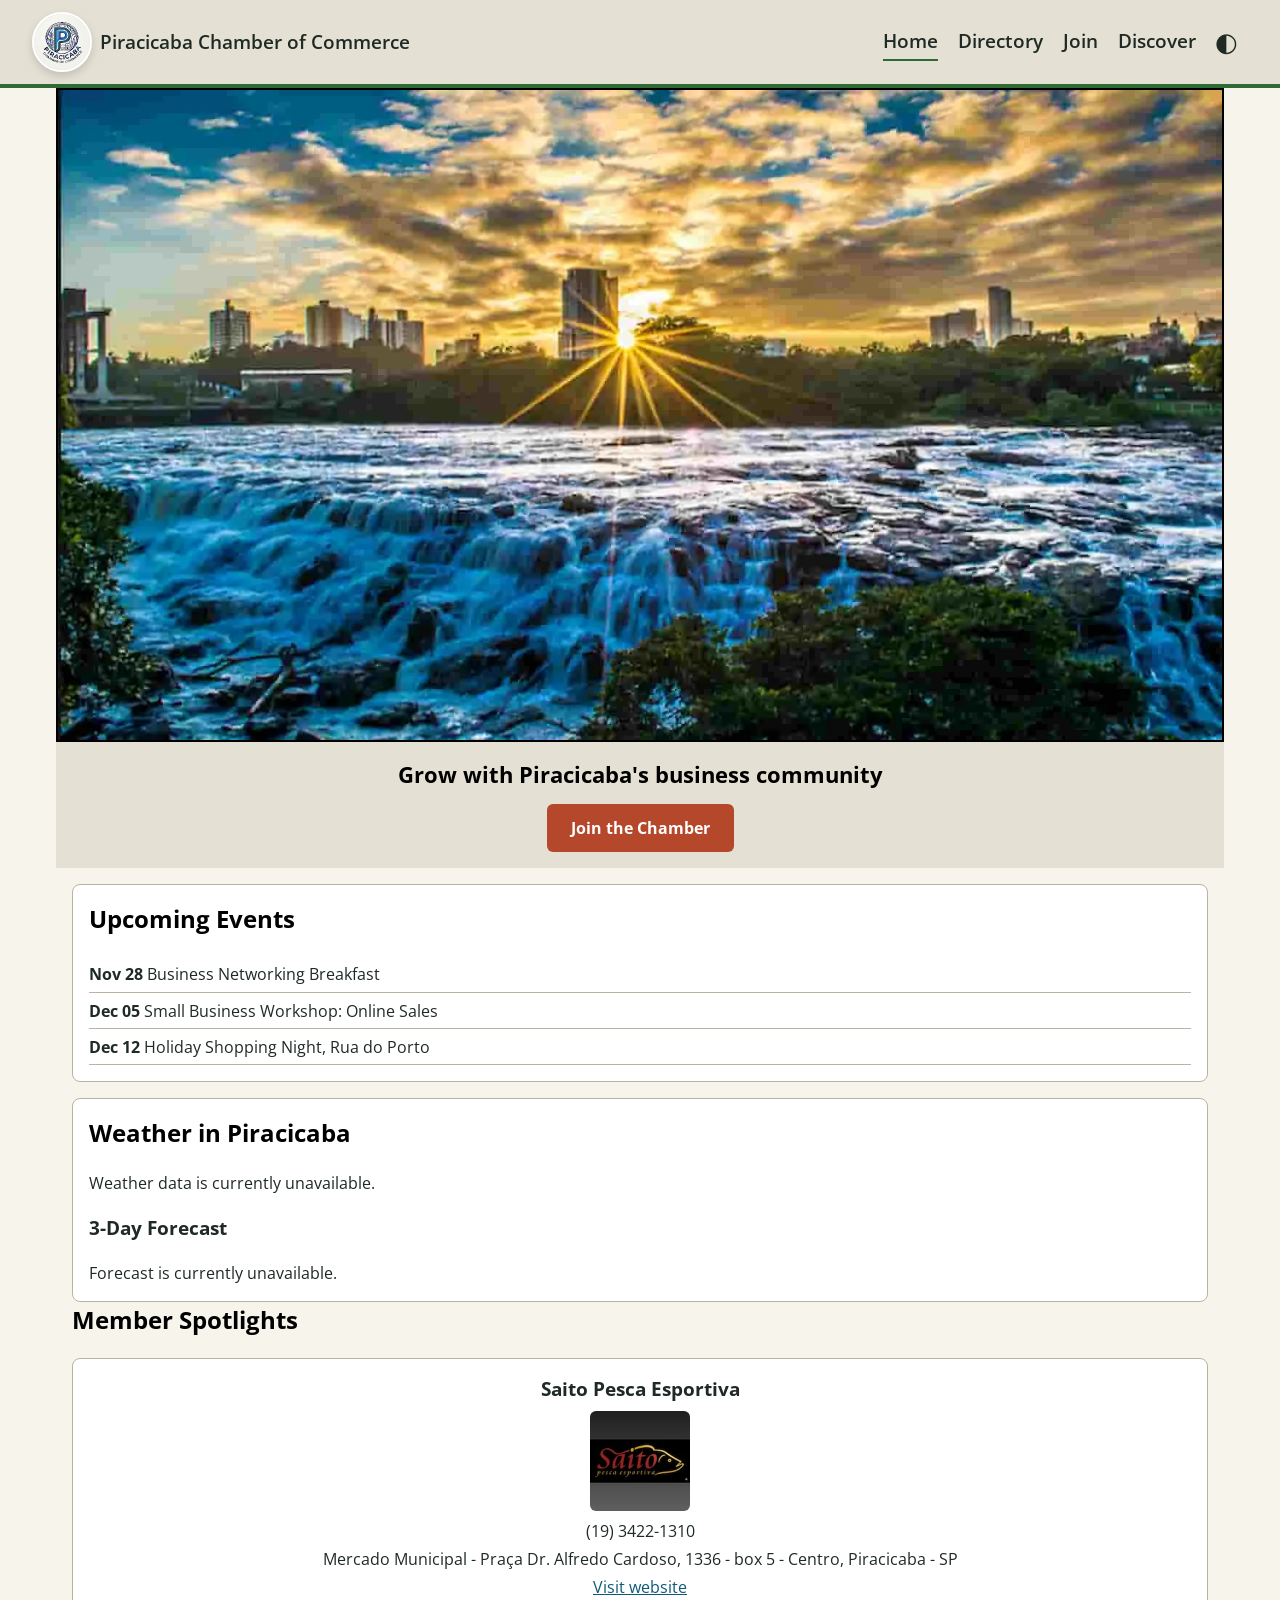
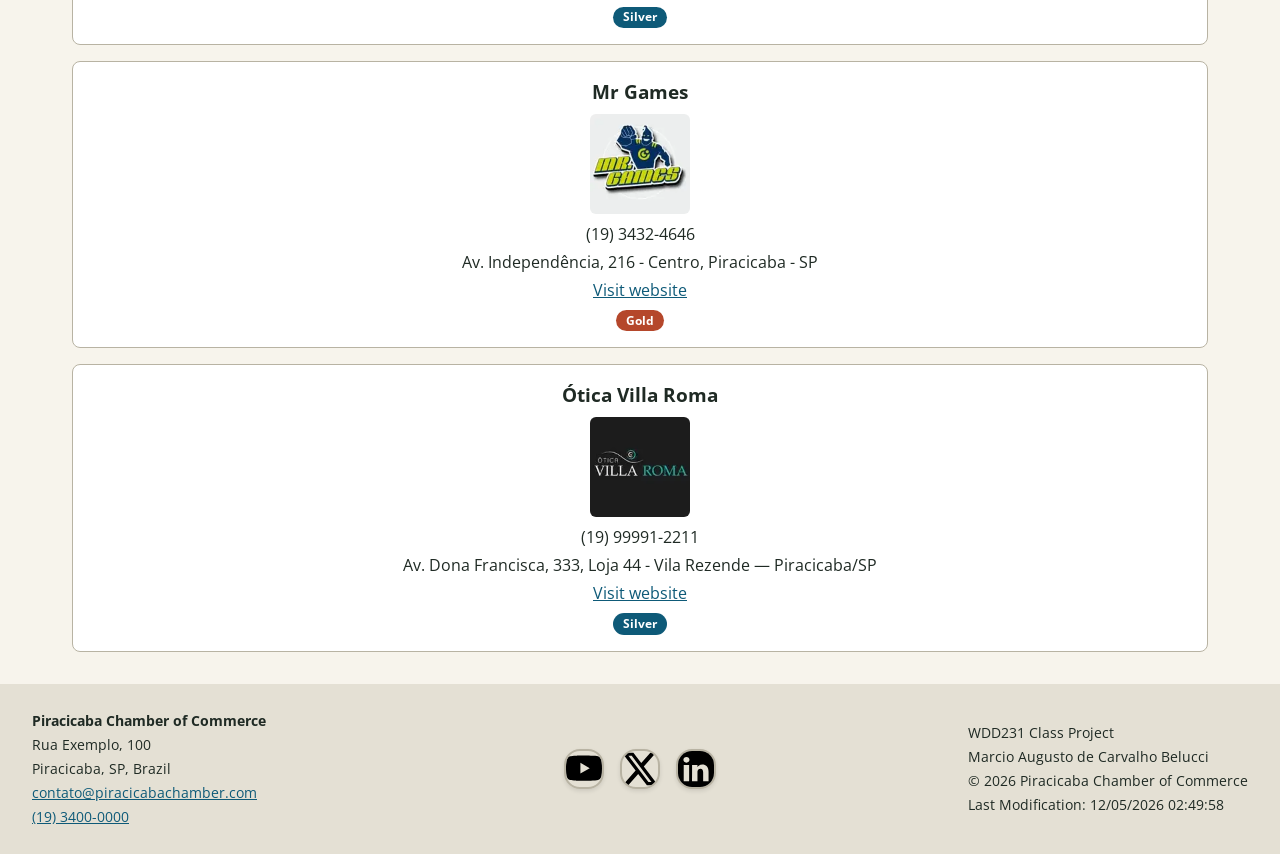
<file: chamber/index.html>
<!DOCTYPE html>
<html lang="en">
<head>
    <meta charset="UTF-8">
    <meta name="viewport" content="width=device-width, initial-scale=1.0">
    <title>Home | Piracicaba Chamber of Commerce</title>
    <meta name="description" content="Welcome to the Piracicaba Chamber of Commerce. Discover member businesses and get involved.">
    <meta name="author" content="Marcio Augusto de Carvalho Belucci">

    <link rel="icon" href="images/favicon.ico">

    <meta property="og:title" content="Home | Piracicaba Chamber of Commerce">
    <meta property="og:description" content="Welcome to the Piracicaba Chamber of Commerce. Discover member businesses and get involved.">
    <meta property="og:image" content="https://marciobelucci.github.io/wdd231/chamber/images/og-image.webp">
    <meta property="og:url" content="https://marciobelucci.github.io/wdd231/chamber/index.html">
    <meta property="og:type" content="website">

    <link rel="preconnect" href="https://fonts.googleapis.com">
    <link rel="preconnect" href="https://fonts.gstatic.com" crossorigin>
    <link href="https://fonts.googleapis.com/css2?family=Open+Sans:wght@400;600;700&display=swap" rel="stylesheet">

    <link rel="stylesheet" href="styles/normalize.css">
    <link rel="stylesheet" href="styles/small.css">
    <link rel="stylesheet" href="styles/larger.css">

    <script src="scripts/navigation.js" defer></script>
    <script src="scripts/date.js" defer></script>
    <script src="scripts/themes.js" defer></script>
    <script src="scripts/weather.js" defer></script>
    <script src="scripts/spotlights.js" defer></script>
</head>
<body>
    <header>
        <a class="brand" href="index.html">
            <img src="images/logo.svg" alt="" width="48" height="48">
            <span>Piracicaba Chamber of Commerce</span>
        </a>

        <button id="theme-toggle" aria-label="Toggle dark mode">&#9680;</button>
        <button id="menu-button" aria-label="Toggle menu" aria-expanded="false">&#9776;</button>

        <nav aria-label="Main">
            <ul id="nav-list">
                <li><a href="index.html" class="active" aria-current="page">Home</a></li>
                <li><a href="directory.html">Directory</a></li>
                <li><a href="join.html">Join</a></li>
                <li><a href="discover.html">Discover</a></li>
            </ul>
        </nav>
    </header>

    <main>
        <section class="hero">
            <img src="images/hero-1600.webp"
                srcset="images/hero-800.webp 800w, images/hero-1600.webp 1600w"
                sizes="100vw"
                alt="Piracicaba riverside at sunset"
                width="1600" height="700"
                fetchpriority="high">
            <div class="hero-text">
                <h1>Grow with Piracicaba's business community</h1>
                <a class="cta" href="join.html">Join the Chamber</a>
            </div>
        </section>

        <div class="home-grid">
            <section class="events card">
            <h2>Upcoming Events</h2>
            <ul>
                <li><strong>Nov 28</strong> Business Networking Breakfast</li>
                <li><strong>Dec 05</strong> Small Business Workshop: Online Sales</li>
                <li><strong>Dec 12</strong> Holiday Shopping Night, Rua do Porto</li>
            </ul>
            </section>

            <section class="weather card" aria-live="polite">
                <h2>Weather in Piracicaba</h2>
                <div id="current-weather">Loading weather...</div>
                <h3>3-Day Forecast</h3>
                <ul id="forecast"></ul>
            </section>
        </div>

        <section class="spotlights">
            <h2>Member Spotlights</h2>
            <div id="spotlight-cards"></div>
        </section>
    </main>

    <footer>
        <div class="contact">
            <p><strong>Piracicaba Chamber of Commerce</strong></p>
            <p>Rua Exemplo, 100</p>
            <p>Piracicaba, SP, Brazil</p>
            <p><a href="mailto:contato@piracicabachamber.com">contato@piracicabachamber.com</a></p>
            <p><a href="tel:+551934000000">(19) 3400-0000</a></p>
        </div>

        <div class="social">
            <a href="https://www.youtube.com/" aria-label="YouTube"><img src="images/youtube.svg" alt="" width="40" height="40"></a>
            <a href="https://x.com/" aria-label="X"><img src="images/twitter-x.svg" alt="" width="40" height="40"></a>
            <a href="https://www.linkedin.com/" aria-label="LinkedIn"><img src="images/linkedin.svg" alt="" width="40" height="40"></a>
        </div>

        <div class="dev-info">
            <p>WDD231 Class Project</p>
            <p>Marcio Augusto de Carvalho Belucci</p>
            <p>&copy; <span id="currentyear"></span> Piracicaba Chamber of Commerce</p>
            <p>Last Modification: <span id="lastModified"></span></p>
        </div>
    </footer>
</body>
</html>
</file>
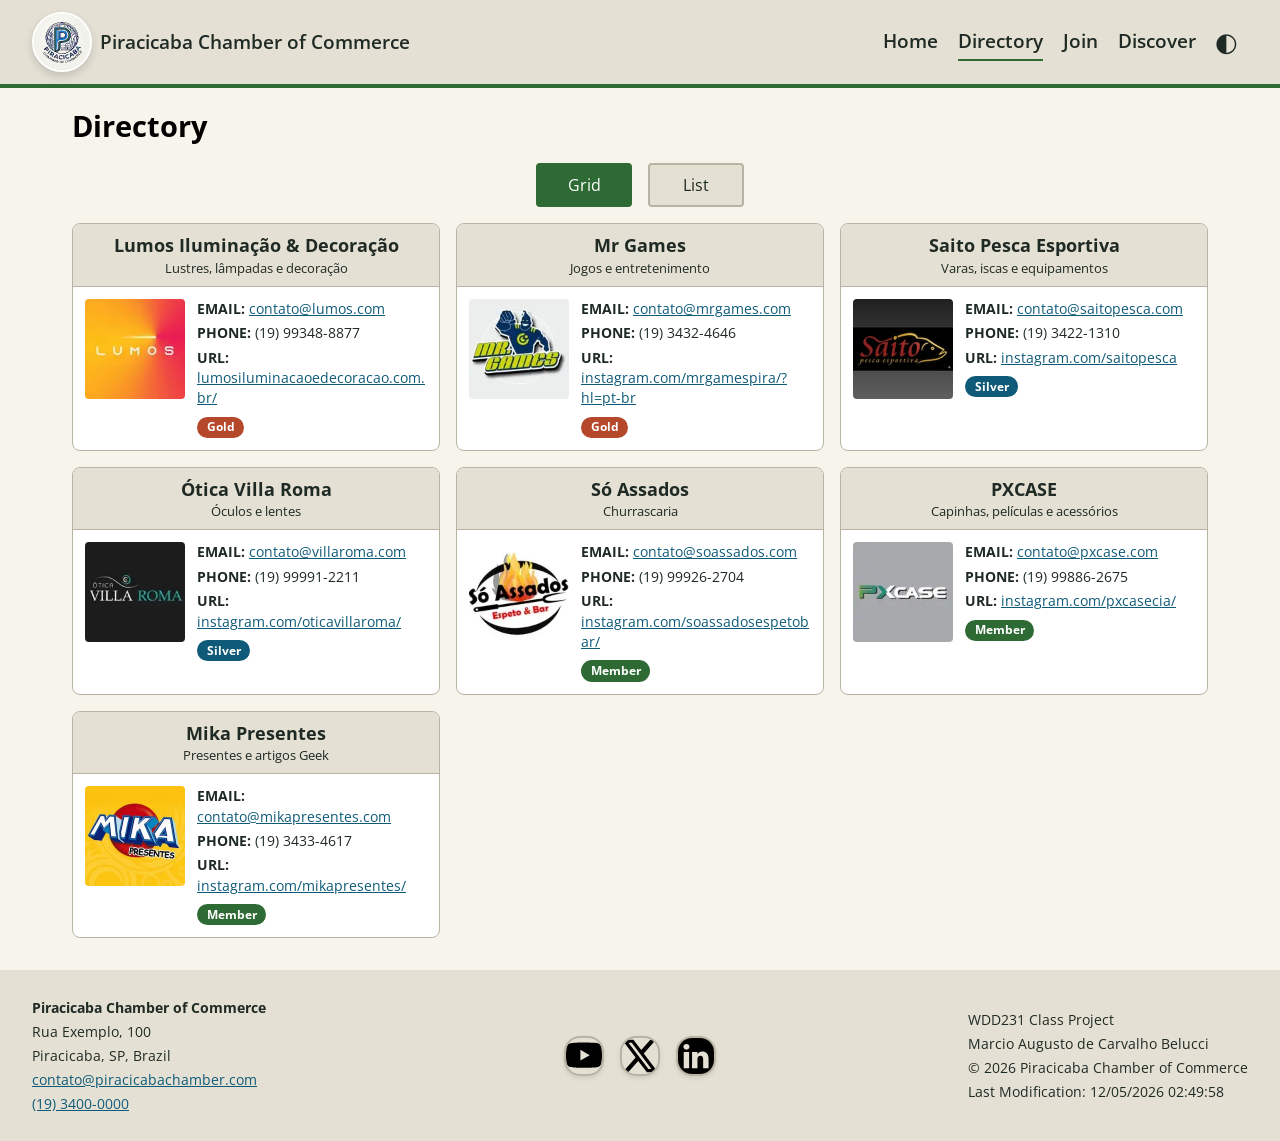
<file: chamber/directory.html>
<!DOCTYPE html>
<html lang="en">
<head>
    <meta charset="UTF-8">
    <meta name="viewport" content="width=device-width, initial-scale=1.0">
    <title>Directory | Piracicaba Chamber of Commerce</title>
    <meta name="description" content="Browse the member businesses of the Piracicaba Chamber of Commerce in grid or list view.">
    <meta name="author" content="Marcio Augusto de Carvalho Belucci">

    <link rel="icon" href="images/favicon.ico">

    <meta property="og:title" content="Directory | Piracicaba Chamber of Commerce">
    <meta property="og:description" content="Browse the member businesses of the Piracicaba Chamber of Commerce.">
    <meta property="og:image" content="https://marciobelucci.github.io/wdd231/chamber/images/og-image.webp">
    <meta property="og:url" content="https://marciobelucci.github.io/wdd231/chamber/directory.html">
    <meta property="og:type" content="website">

    <link rel="preconnect" href="https://fonts.googleapis.com">
    <link rel="preconnect" href="https://fonts.gstatic.com" crossorigin>
    <link href="https://fonts.googleapis.com/css2?family=Open+Sans:wght@400;600;700&display=swap" rel="stylesheet">

    <link rel="stylesheet" href="styles/normalize.css">
    <link rel="stylesheet" href="styles/small.css">
    <link rel="stylesheet" href="styles/larger.css">

    <script src="scripts/navigation.js" defer></script>
    <script src="scripts/date.js" defer></script>
    <script src="scripts/directory.js" defer></script>
    <script src="scripts/themes.js" defer></script>
</head>
<body>
    <header>
        <a class="brand" href="index.html">
            <img src="images/logo.svg" alt="" width="48" height="48">
            <span>Piracicaba Chamber of Commerce</span>
        </a>

        <button id="theme-toggle" aria-label="Toggle dark mode">&#9680;</button>
        <button id="menu-button" aria-label="Toggle menu" aria-expanded="false">&#9776;</button>

        <nav aria-label="Main">
            <ul id="nav-list">
                <li><a href="index.html">Home</a></li>
                <li><a href="directory.html" class="active" aria-current="page">Directory</a></li>
                <li><a href="join.html">Join</a></li>
                <li><a href="discover.html">Discover</a></li>
            </ul>
        </nav>
    </header>

    <main>
        <h1>Directory</h1>

        <div class="view-toggle">
            <button id="grid" class="active" aria-pressed="true">Grid</button>
            <button id="list" aria-pressed="false">List</button>
        </div>

        <div id="members" class="grid" aria-live="polite"></div>
    </main>

    <footer>
        <div class="contact">
            <p><strong>Piracicaba Chamber of Commerce</strong></p>
            <p>Rua Exemplo, 100</p>
            <p>Piracicaba, SP, Brazil</p>
            <p><a href="mailto:contato@piracicabachamber.com">contato@piracicabachamber.com</a></p>
            <p><a href="tel:+551934000000">(19) 3400-0000</a></p>
        </div>

        <div class="social">
            <a href="https://www.youtube.com/" aria-label="YouTube"><img src="images/youtube.svg" alt="" width="40" height="40"></a>
            <a href="https://x.com/" aria-label="X"><img src="images/twitter-x.svg" alt="" width="40" height="40"></a>
            <a href="https://www.linkedin.com/" aria-label="LinkedIn"><img src="images/linkedin.svg" alt="" width="40" height="40"></a>
        </div>

        <div class="dev-info">
            <p>WDD231 Class Project</p>
            <p>Marcio Augusto de Carvalho Belucci</p>
            <p>&copy; <span id="currentyear"></span> Piracicaba Chamber of Commerce</p>
            <p>Last Modification: <span id="lastModified"></span></p>
        </div>
    </footer>
</body>
</html>
</file>
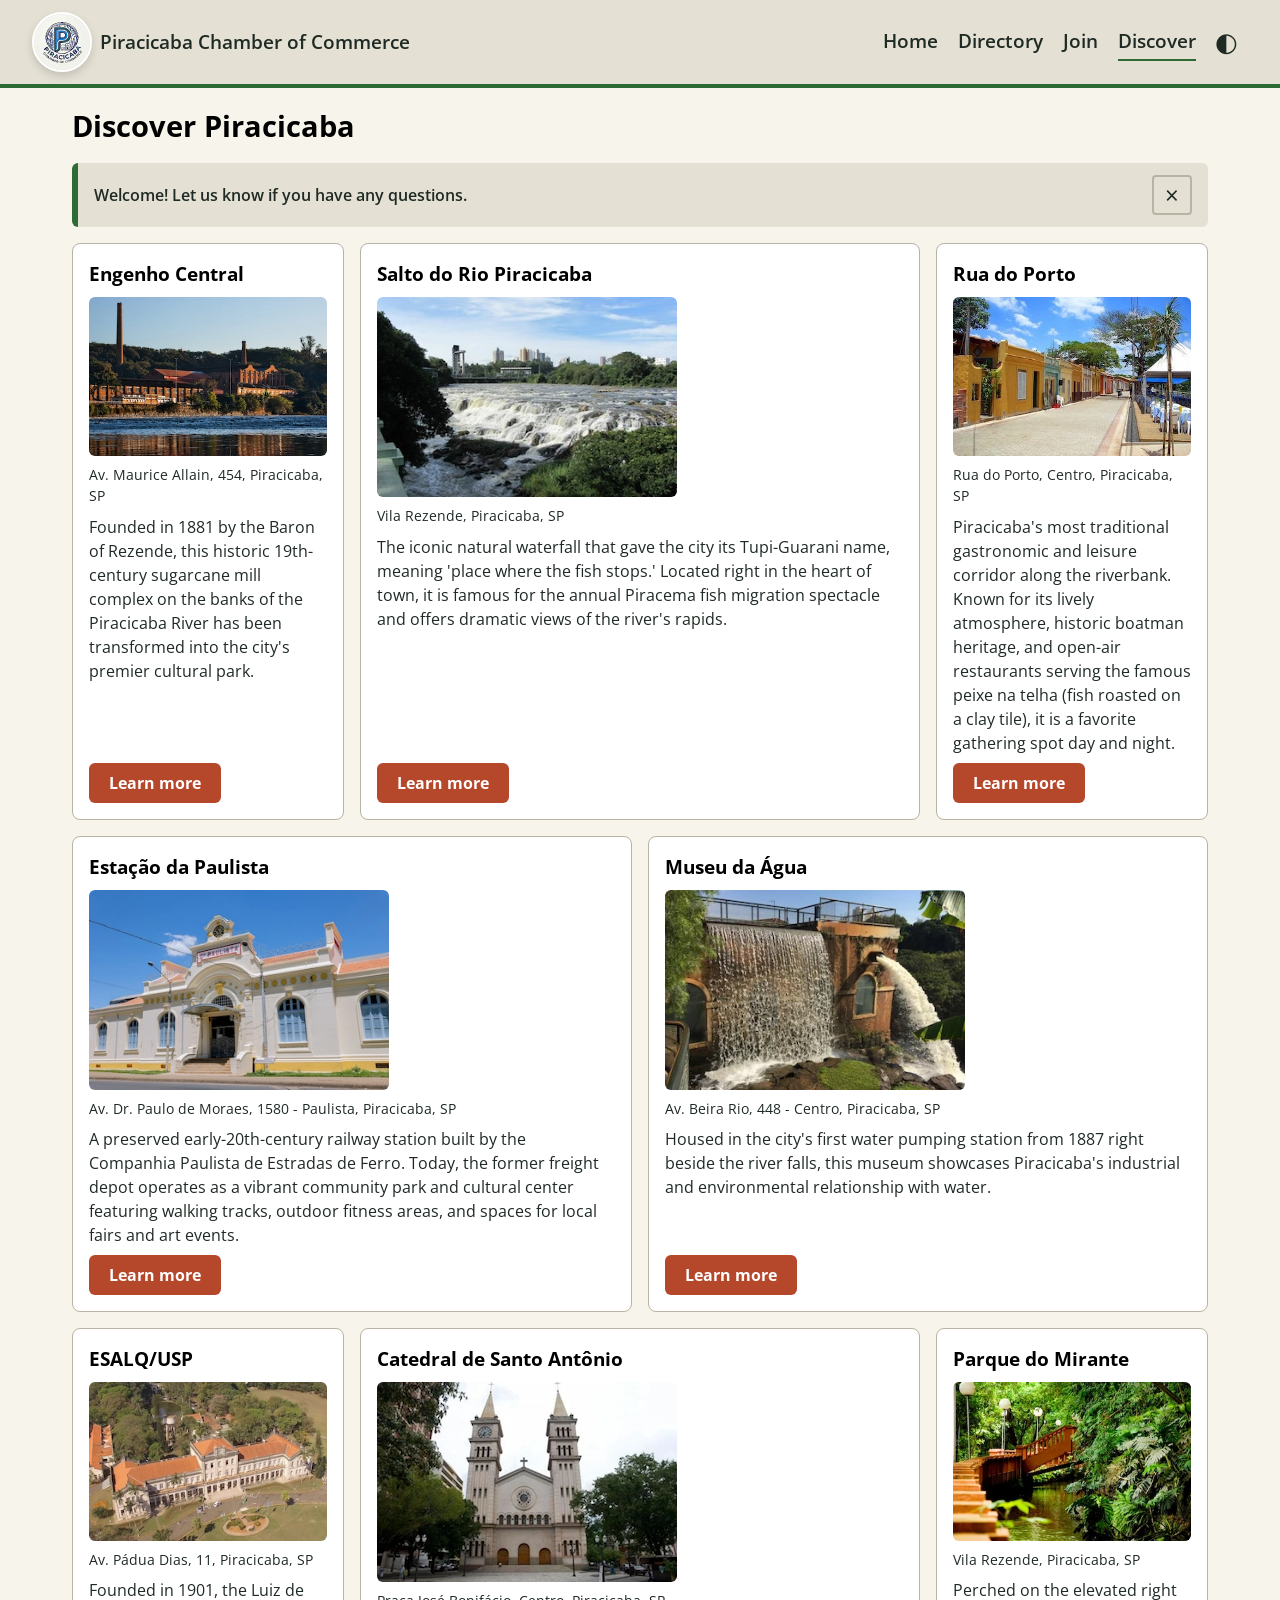
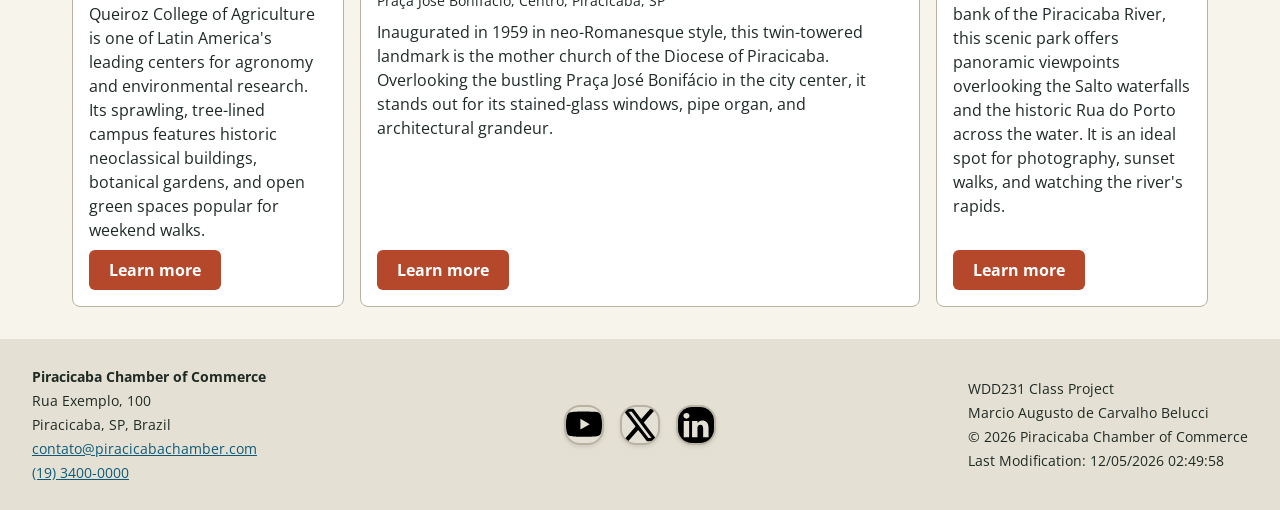
<file: chamber/discover.html>
<!DOCTYPE html>
<html lang="en">
<head>
    <meta charset="UTF-8">
    <meta name="viewport" content="width=device-width, initial-scale=1.0">
    <title>Discover | Piracicaba Chamber of Commerce</title>
    <meta name="description" content="Discover the landmarks, museums and riverside spots that make Piracicaba worth visiting.">
    <meta name="author" content="Marcio Augusto de Carvalho Belucci">

    <link rel="icon" href="images/favicon.ico">

    <meta property="og:title" content="Discover | Piracicaba Chamber of Commerce">
    <meta property="og:description" content="Discover the landmarks, museums and riverside spots that make Piracicaba worth visiting.">
    <meta property="og:image" content="https://marciobelucci.github.io/wdd231/chamber/images/og-image.webp">
    <meta property="og:url" content="https://marciobelucci.github.io/wdd231/chamber/discover.html">
    <meta property="og:type" content="website">

    <link rel="preconnect" href="https://fonts.googleapis.com">
    <link rel="preconnect" href="https://fonts.gstatic.com" crossorigin>
    <link href="https://fonts.googleapis.com/css2?family=Open+Sans:wght@400;600;700&display=swap" rel="stylesheet">

    <link rel="stylesheet" href="styles/normalize.css">
    <link rel="stylesheet" href="styles/small.css">
    <link rel="stylesheet" href="styles/larger.css">

    <script src="scripts/navigation.js" defer></script>
    <script src="scripts/themes.js" defer></script>
    <script src="scripts/date.js" defer></script>
    <script src="scripts/visit.js" defer></script>
    <script type="module" src="scripts/discover.js"></script>
</head>
<body>
    <header>
        <a class="brand" href="index.html">
            <img src="images/logo.svg" alt="" width="48" height="48">
            <span>Piracicaba Chamber of Commerce</span>
        </a>

        <button id="theme-toggle" aria-label="Toggle dark mode">&#9680;</button>
        <button id="menu-button" aria-label="Toggle menu" aria-expanded="false">&#9776;</button>

        <nav aria-label="Main">
            <ul id="nav-list">
                <li><a href="index.html">Home</a></li>
                <li><a href="directory.html">Directory</a></li>
                <li><a href="join.html">Join</a></li>
                <li><a href="discover.html" class="active" aria-current="page">Discover</a></li>
            </ul>
        </nav>
    </header>

    <main>
        <h1>Discover Piracicaba</h1>
        <div id="visit-message" class="visit-message" role="status">
            <p id="visit-text"></p>
            <button id="visit-close" type="button" aria-label="Close message">&times;</button>
        </div>

        <div id="discover-cards"></div>
    </main>

    <footer>
        <div class="contact">
            <p><strong>Piracicaba Chamber of Commerce</strong></p>
            <p>Rua Exemplo, 100</p>
            <p>Piracicaba, SP, Brazil</p>
            <p><a href="mailto:contato@piracicabachamber.com">contato@piracicabachamber.com</a></p>
            <p><a href="tel:+551934000000">(19) 3400-0000</a></p>
        </div>

        <div class="social">
            <a href="https://www.youtube.com/" aria-label="YouTube"><img src="images/youtube.svg" alt="" width="40" height="40"></a>
            <a href="https://x.com/" aria-label="X"><img src="images/twitter-x.svg" alt="" width="40" height="40"></a>
            <a href="https://www.linkedin.com/" aria-label="LinkedIn"><img src="images/linkedin.svg" alt="" width="40" height="40"></a>
        </div>

        <div class="dev-info">
            <p>WDD231 Class Project</p>
            <p>Marcio Augusto de Carvalho Belucci</p>
            <p>&copy; <span id="currentyear"></span> Piracicaba Chamber of Commerce</p>
            <p>Last Modification: <span id="lastModified"></span></p>
        </div>
    </footer>
</body>
</html>
</file>
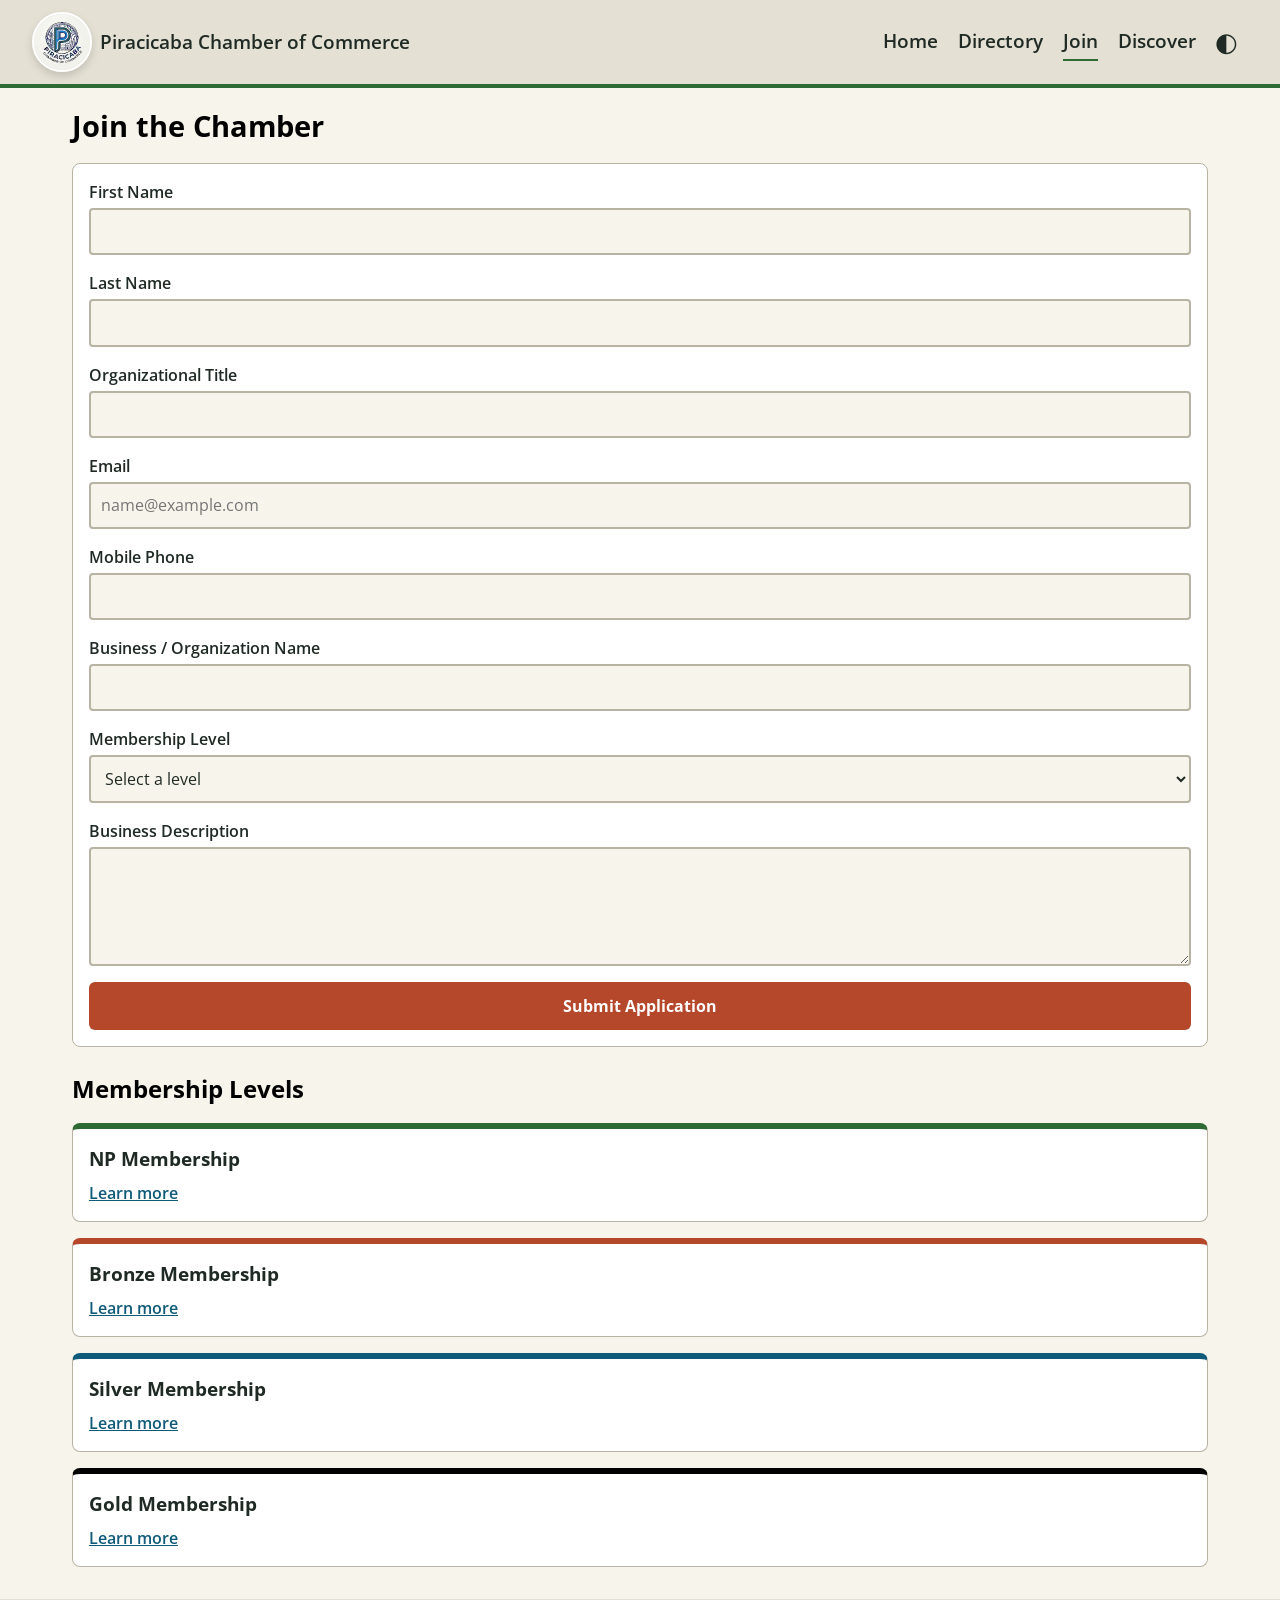
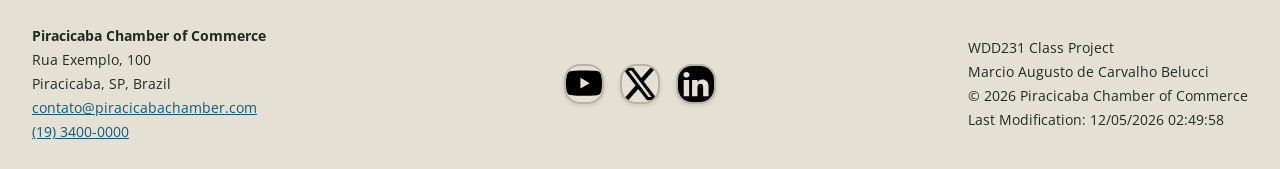
<file: chamber/join.html>
<!DOCTYPE html>
<html lang="en">
<head>
    <meta charset="UTF-8">
    <meta name="viewport" content="width=device-width, initial-scale=1.0">
    <title>Join | Piracicaba Chamber of Commerce</title>
    <meta name="description" content="Be part of the member businesses of the Piracicaba Chamber of Commerce through the form.">
    <meta name="author" content="Marcio Augusto de Carvalho Belucci">

    <link rel="icon" href="images/favicon.ico">

    <meta property="og:title" content="Join | Piracicaba Chamber of Commerce">
    <meta property="og:description" content="Be part of the member businesses of the Piracicaba Chamber of Commerce through the form.">
    <meta property="og:image" content="https://marciobelucci.github.io/wdd231/chamber/images/og-image.webp">
    <meta property="og:url" content="https://marciobelucci.github.io/wdd231/chamber/join.html">
    <meta property="og:type" content="website">

    <link rel="preconnect" href="https://fonts.googleapis.com">
    <link rel="preconnect" href="https://fonts.gstatic.com" crossorigin>
    <link href="https://fonts.googleapis.com/css2?family=Open+Sans:wght@400;600;700&display=swap" rel="stylesheet">

    <link rel="stylesheet" href="styles/normalize.css">
    <link rel="stylesheet" href="styles/small.css">
    <link rel="stylesheet" href="styles/larger.css">

    <script src="scripts/navigation.js" defer></script>
    <script src="scripts/date.js" defer></script>
    <script src="scripts/join.js" defer></script>
    <script src="scripts/themes.js" defer></script>
</head>
<body>
    <header>
        <a class="brand" href="index.html">
            <img src="images/logo.svg" alt="" width="48" height="48">
            <span>Piracicaba Chamber of Commerce</span>
        </a>

        <button id="theme-toggle" aria-label="Toggle dark mode">&#9680;</button>
        <button id="menu-button" aria-label="Toggle menu" aria-expanded="false">&#9776;</button>

        <nav aria-label="Main">
            <ul id="nav-list">
                <li><a href="index.html">Home</a></li>
                <li><a href="directory.html">Directory</a></li>
                <li><a href="join.html" class="active" aria-current="page">Join</a></li>
                <li><a href="discover.html">Discover</a></li>
            </ul>
        </nav>
    </header>

    <main>
        <h1>Join the Chamber</h1>

        <div class="join-layout">
            <form action="thankyou.html" method="get" class="join-form">

            <label for="first-name">First Name
                <input type="text" id="first-name" name="first-name" required
                    autocomplete="given-name" title="Enter your first name">
            </label>

            <label for="last-name">Last Name
                <input type="text" id="last-name" name="last-name" required
                    autocomplete="family-name" title="Enter your last name">
            </label>

            <label for="org-title">Organizational Title
                <input type="text" id="org-title" name="org-title"
                    autocomplete="organization-title"
                    pattern="[A-Za-zÀ-ÿ\- ]{7,}"
                    title="At least 7 characters: letters, hyphens and spaces only">
            </label>

            <label for="email">Email
                <input type="email" id="email" name="email" required
                    autocomplete="email" placeholder="name@example.com"
                    title="Enter a valid email address">
            </label>

            <label for="phone">Mobile Phone
                <input type="tel" id="phone" name="phone" required
                    autocomplete="tel" title="Enter your mobile phone number">
            </label>

            <label for="business">Business / Organization Name
                <input type="text" id="business" name="business" required
                    autocomplete="organization" title="Enter your business or organization name">
            </label>

            <label for="level">Membership Level
                <select id="level" name="level" required title="Choose a membership level">
                <option value="" disabled selected>Select a level</option>
                <option value="np">NP Membership (non-profit)</option>
                <option value="bronze">Bronze Membership</option>
                <option value="silver">Silver Membership</option>
                <option value="gold">Gold Membership</option>
                </select>
            </label>

            <label for="description">Business Description
                <textarea id="description" name="description" rows="4"
                        title="Briefly describe your business or organization"></textarea>
            </label>

            <input type="hidden" id="timestamp" name="timestamp">

            <button type="submit">Submit Application</button>
            </form>

            <section class="levels" aria-label="Membership levels">
            <h2>Membership Levels</h2>

            <article class="level-card np">
                <h3>NP Membership</h3>
                <a href="#" data-modal="modal-np">Learn more</a>
            </article>
            <article class="level-card bronze">
                <h3>Bronze Membership</h3>
                <a href="#" data-modal="modal-bronze">Learn more</a>
            </article>
            <article class="level-card silver">
                <h3>Silver Membership</h3>
                <a href="#" data-modal="modal-silver">Learn more</a>
            </article>
            <article class="level-card gold">
                <h3>Gold Membership</h3>
                <a href="#" data-modal="modal-gold">Learn more</a>
            </article>
            </section>
        </div>

        <dialog id="modal-np">
            <h2>NP Membership</h2>
            <p><strong>Fee:</strong> Free for non-profit organizations</p>
            <ul>
            <li>Listing in the member directory</li>
            <li>Chamber newsletter</li>
            <li>Invitations to community events</li>
            </ul>
            <button class="close-modal">Close</button>
        </dialog>

        <dialog id="modal-bronze">
            <h2>Bronze Membership</h2>
            <p><strong>Fee:</strong> R$ 49 per month</p>
            <ul>
            <li>Everything in NP</li>
            <li>Discounts on chamber events</li>
            <li>Business training sessions</li>
            </ul>
            <button class="close-modal">Close</button>
        </dialog>

        <dialog id="modal-silver">
            <h2>Silver Membership</h2>
            <p><strong>Fee:</strong> R$ 99 per month</p>
            <ul>
            <li>Everything in Bronze</li>
            <li>Eligible for home page spotlights</li>
            <li>Social media promotion</li>
            </ul>
            <button class="close-modal">Close</button>
        </dialog>

        <dialog id="modal-gold">
            <h2>Gold Membership</h2>
            <p><strong>Fee:</strong> R$ 199 per month</p>
            <ul>
            <li>Everything in Silver</li>
            <li>Priority spotlight position on the home page</li>
            <li>Free event sponsorship and advertising</li>
            </ul>
            <button class="close-modal">Close</button>
        </dialog>
    </main>

    <footer>
        <div class="contact">
            <p><strong>Piracicaba Chamber of Commerce</strong></p>
            <p>Rua Exemplo, 100</p>
            <p>Piracicaba, SP, Brazil</p>
            <p><a href="mailto:contato@piracicabachamber.com">contato@piracicabachamber.com</a></p>
            <p><a href="tel:+551934000000">(19) 3400-0000</a></p>
        </div>

        <div class="social">
            <a href="https://www.youtube.com/" aria-label="YouTube"><img src="images/youtube.svg" alt="" width="40" height="40"></a>
            <a href="https://x.com/" aria-label="X"><img src="images/twitter-x.svg" alt="" width="40" height="40"></a>
            <a href="https://www.linkedin.com/" aria-label="LinkedIn"><img src="images/linkedin.svg" alt="" width="40" height="40"></a>
        </div>

        <div class="dev-info">
            <p>WDD231 Class Project</p>
            <p>Marcio Augusto de Carvalho Belucci</p>
            <p>&copy; <span id="currentyear"></span> Piracicaba Chamber of Commerce</p>
            <p>Last Modification: <span id="lastModified"></span></p>
        </div>
    </footer>
</body>
</html>
</file>
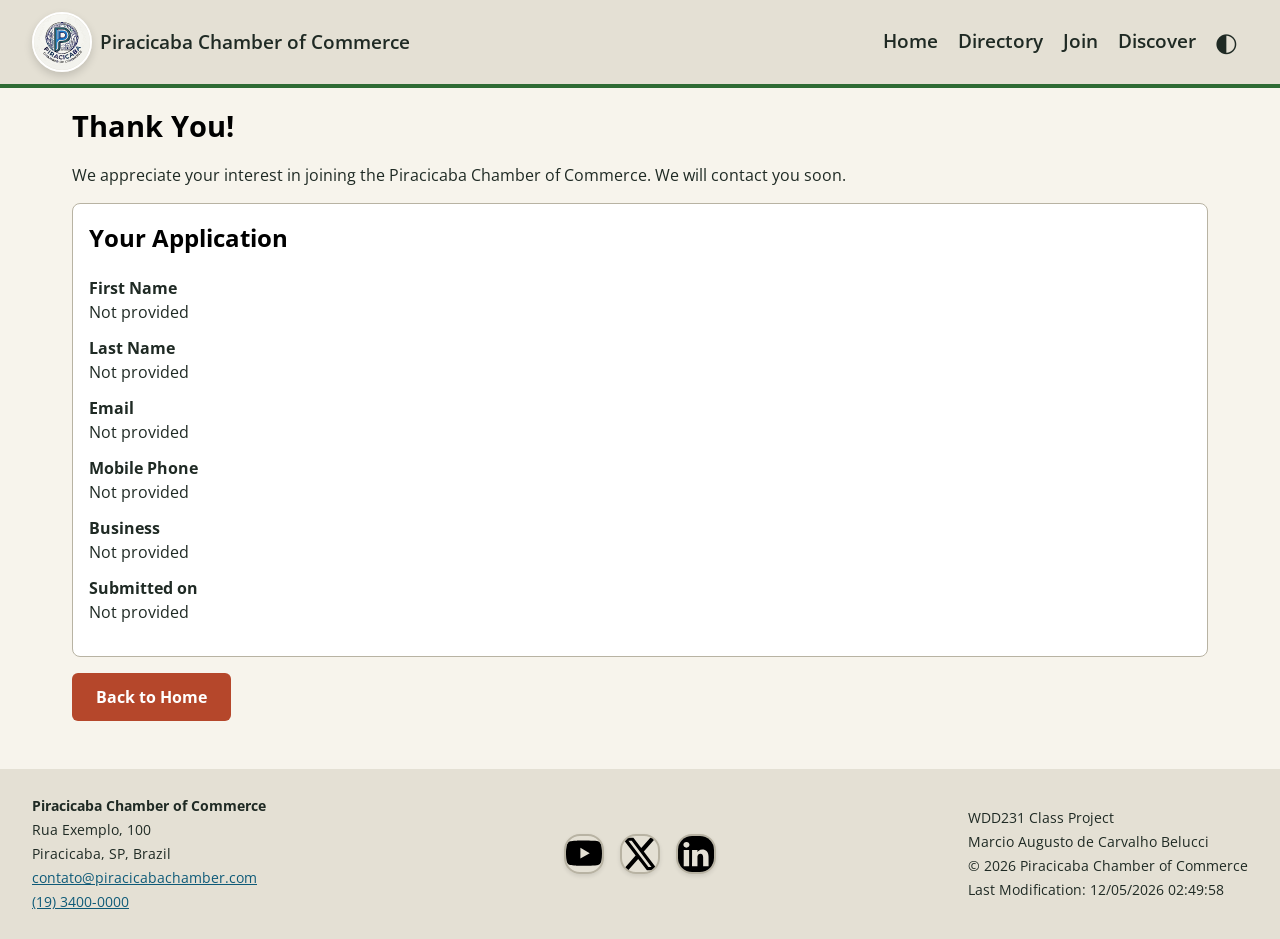
<file: chamber/thankyou.html>
<!DOCTYPE html>
<html lang="en">
<head>
    <meta charset="UTF-8">
    <meta name="viewport" content="width=device-width, initial-scale=1.0">
    <title>Thank You | Piracicaba Chamber of Commerce</title>
    <meta name="description" content="Thank you page for the user's interest in joining the Piracicaba Chamber of Commerce.">
    <meta name="author" content="Marcio Augusto de Carvalho Belucci">

    <link rel="icon" href="images/favicon.ico">

    <meta property="og:title" content="Thank You | Piracicaba Chamber of Commerce">
    <meta property="og:description" content="Thank you page for the user's interest in joining the Piracicaba Chamber of Commerce.">
    <meta property="og:image" content="https://marciobelucci.github.io/wdd231/chamber/images/og-image.webp">
    <meta property="og:url" content="https://marciobelucci.github.io/wdd231/chamber/thankyou.html">
    <meta property="og:type" content="website">

    <link rel="preconnect" href="https://fonts.googleapis.com">
    <link rel="preconnect" href="https://fonts.gstatic.com" crossorigin>
    <link href="https://fonts.googleapis.com/css2?family=Open+Sans:wght@400;600;700&display=swap" rel="stylesheet">

    <link rel="stylesheet" href="styles/normalize.css">
    <link rel="stylesheet" href="styles/small.css">
    <link rel="stylesheet" href="styles/larger.css">

    <script src="scripts/navigation.js" defer></script>
    <script src="scripts/date.js" defer></script>
    <script src="scripts/thankyou.js" defer></script>
    <script src="scripts/themes.js" defer></script>
</head>
<body>
    <header>
        <a class="brand" href="index.html">
            <img src="images/logo.svg" alt="" width="48" height="48">
            <span>Piracicaba Chamber of Commerce</span>
        </a>

        <button id="theme-toggle" aria-label="Toggle dark mode">&#9680;</button>
        <button id="menu-button" aria-label="Toggle menu" aria-expanded="false">&#9776;</button>

        <nav aria-label="Main">
            <ul id="nav-list">
                <li><a href="index.html">Home</a></li>
                <li><a href="directory.html">Directory</a></li>
                <li><a href="join.html">Join</a></li>
                <li><a href="discover.html">Discover</a></li>
            </ul>
        </nav>
    </header>

    <main>
        <h1>Thank You!</h1>
        <p>We appreciate your interest in joining the Piracicaba Chamber of Commerce. We will contact you soon.</p>

        <section class="summary">
            <h2>Your Application</h2>
            <dl>
            <dt>First Name</dt><dd id="out-first"></dd>
            <dt>Last Name</dt><dd id="out-last"></dd>
            <dt>Email</dt><dd id="out-email"></dd>
            <dt>Mobile Phone</dt><dd id="out-phone"></dd>
            <dt>Business</dt><dd id="out-business"></dd>
            <dt>Submitted on</dt><dd id="out-time"></dd>
            </dl>
        </section>

        <p><a class="cta" href="index.html">Back to Home</a></p>
    </main>

    <footer>
        <div class="contact">
            <p><strong>Piracicaba Chamber of Commerce</strong></p>
            <p>Rua Exemplo, 100</p>
            <p>Piracicaba, SP, Brazil</p>
            <p><a href="mailto:contato@piracicabachamber.com">contato@piracicabachamber.com</a></p>
            <p><a href="tel:+551934000000">(19) 3400-0000</a></p>
        </div>

        <div class="social">
            <a href="https://www.youtube.com/" aria-label="YouTube"><img src="images/youtube.svg" alt="" width="40" height="40"></a>
            <a href="https://x.com/" aria-label="X"><img src="images/twitter-x.svg" alt="" width="40" height="40"></a>
            <a href="https://www.linkedin.com/" aria-label="LinkedIn"><img src="images/linkedin.svg" alt="" width="40" height="40"></a>
        </div>

        <div class="dev-info">
            <p>WDD231 Class Project</p>
            <p>Marcio Augusto de Carvalho Belucci</p>
            <p>&copy; <span id="currentyear"></span> Piracicaba Chamber of Commerce</p>
            <p>Last Modification: <span id="lastModified"></span></p>
        </div>
    </footer>
</body>
</html>
</file>
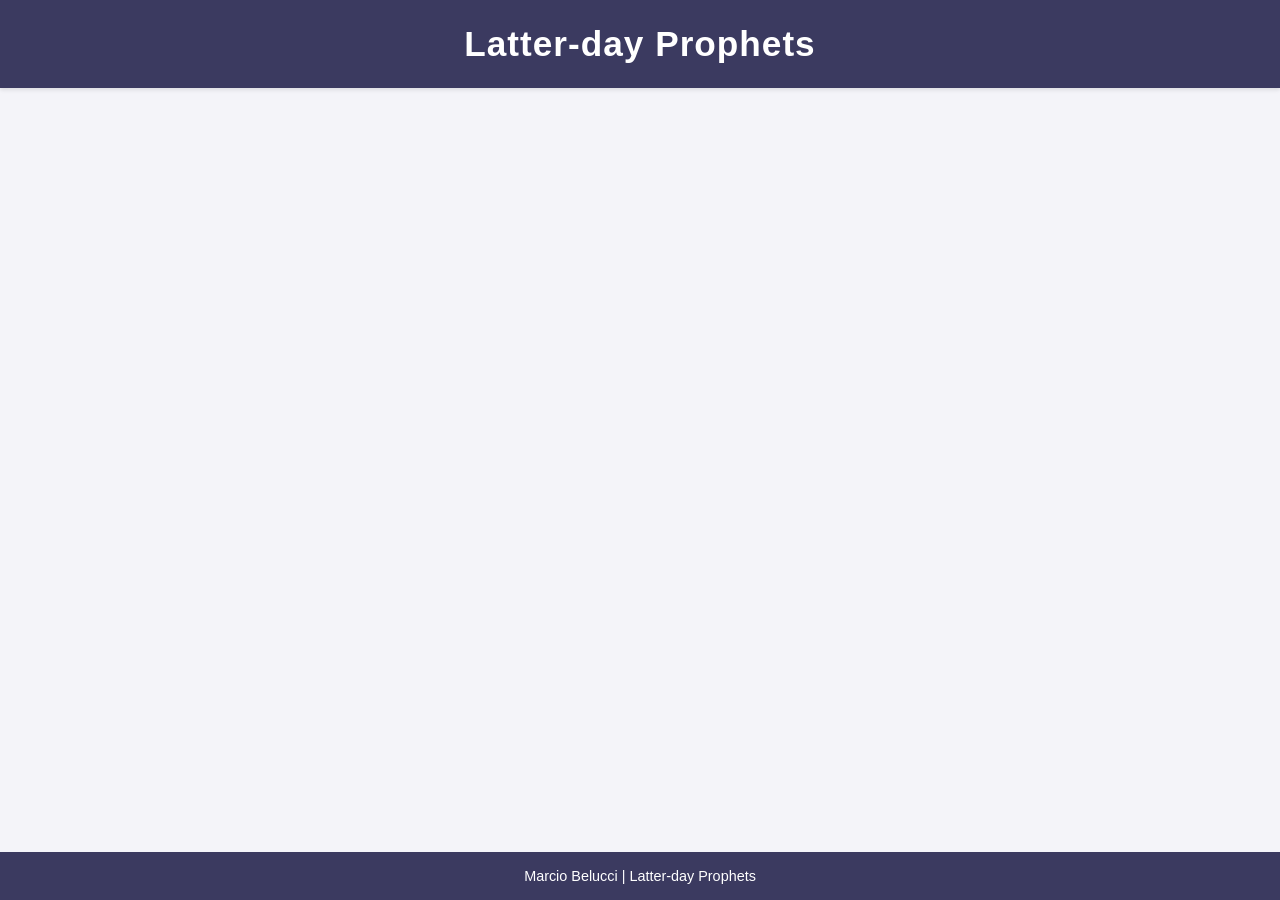
<file: week02/prophets.html>
<!DOCTYPE html>
<html lang="en">
<head>
    <meta charset="UTF-8">
    <meta name="viewport" content="width=device-width, initial-scale=1.0">
    <title>Prophets</title>
    <meta name="description" content="Prophets of the Church of Jesus Christ of Latter-day Saints">
    <meta name="author" content="Marcio Belucci">

    <link rel="stylesheet" href="prophets.css">
    <script src="prophets.js" defer></script>
</head>
<body>
    <header>
        <h1>Latter-day Prophets</h1>
    </header>
    <main>
        <div id="cards"></div>
    </main>
    <footer>
        Marcio Belucci | Latter-day Prophets
    </footer>
</body>
</html>
</file>
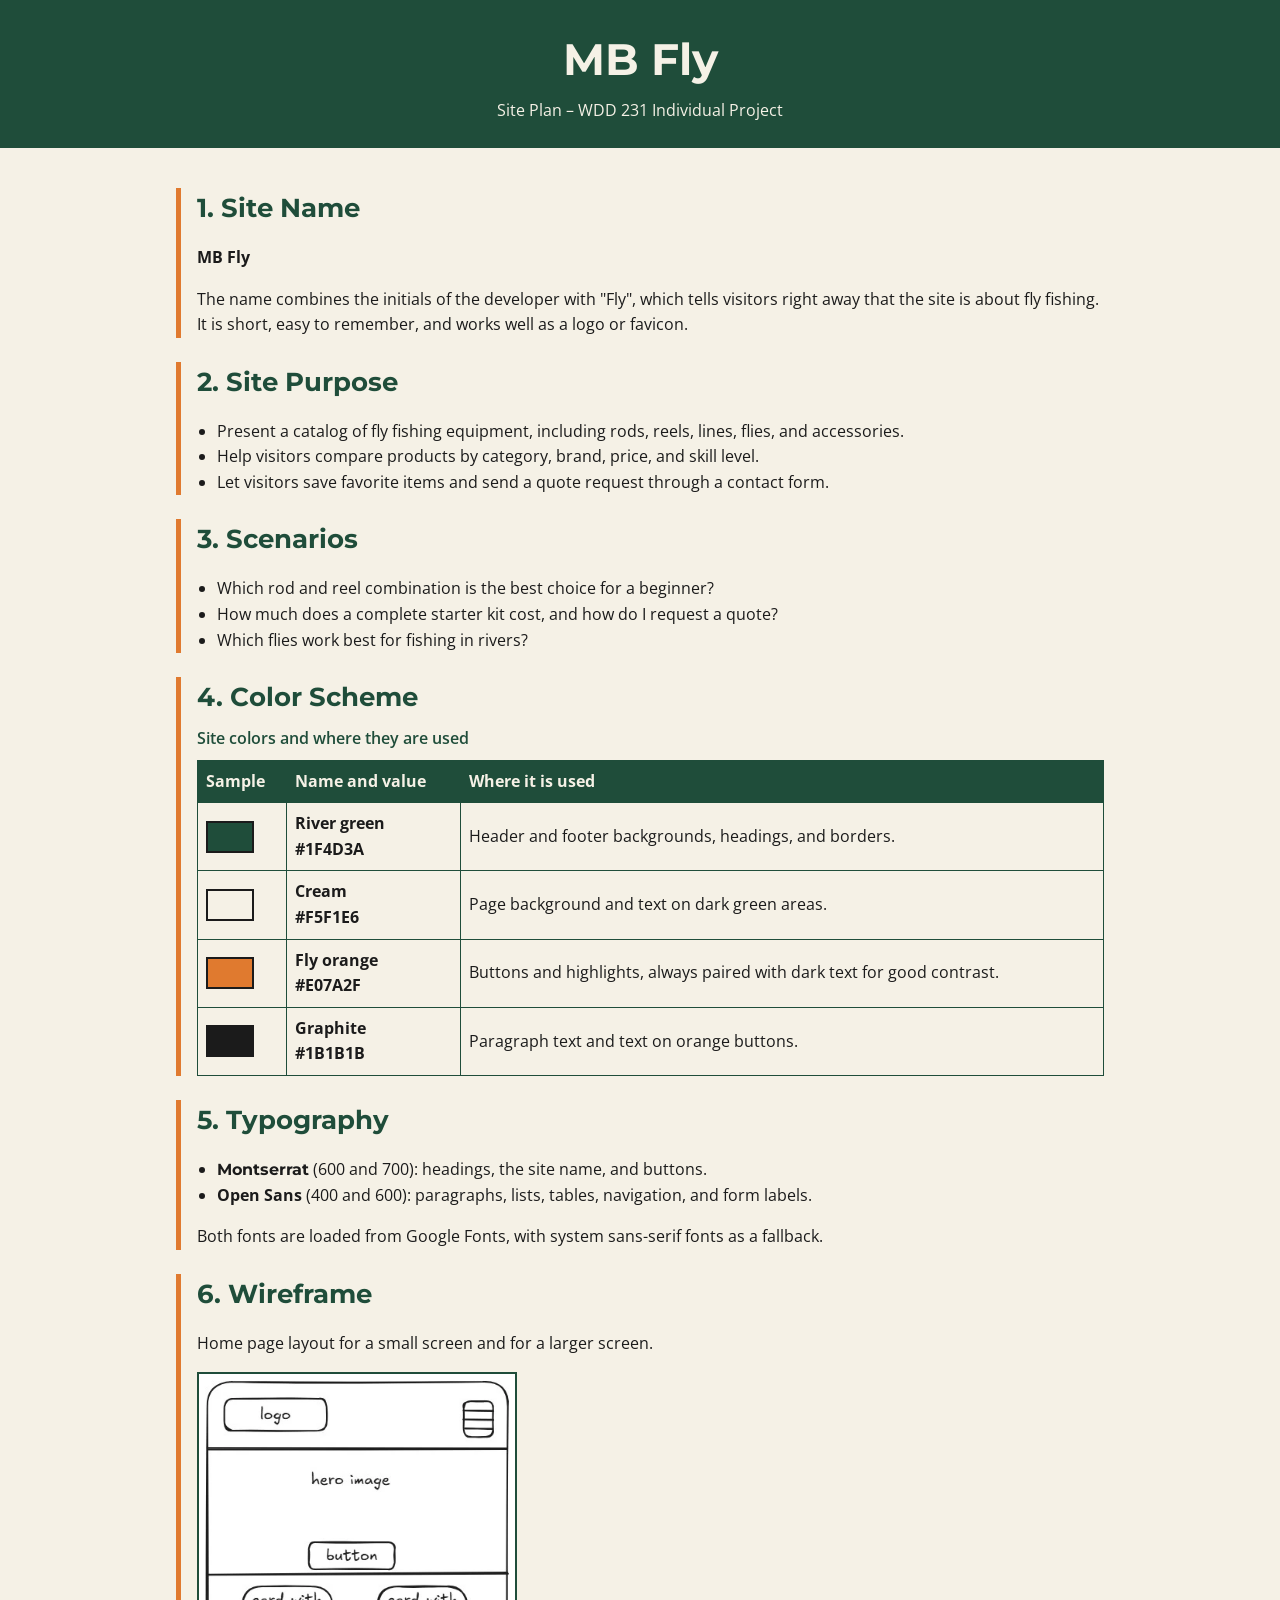
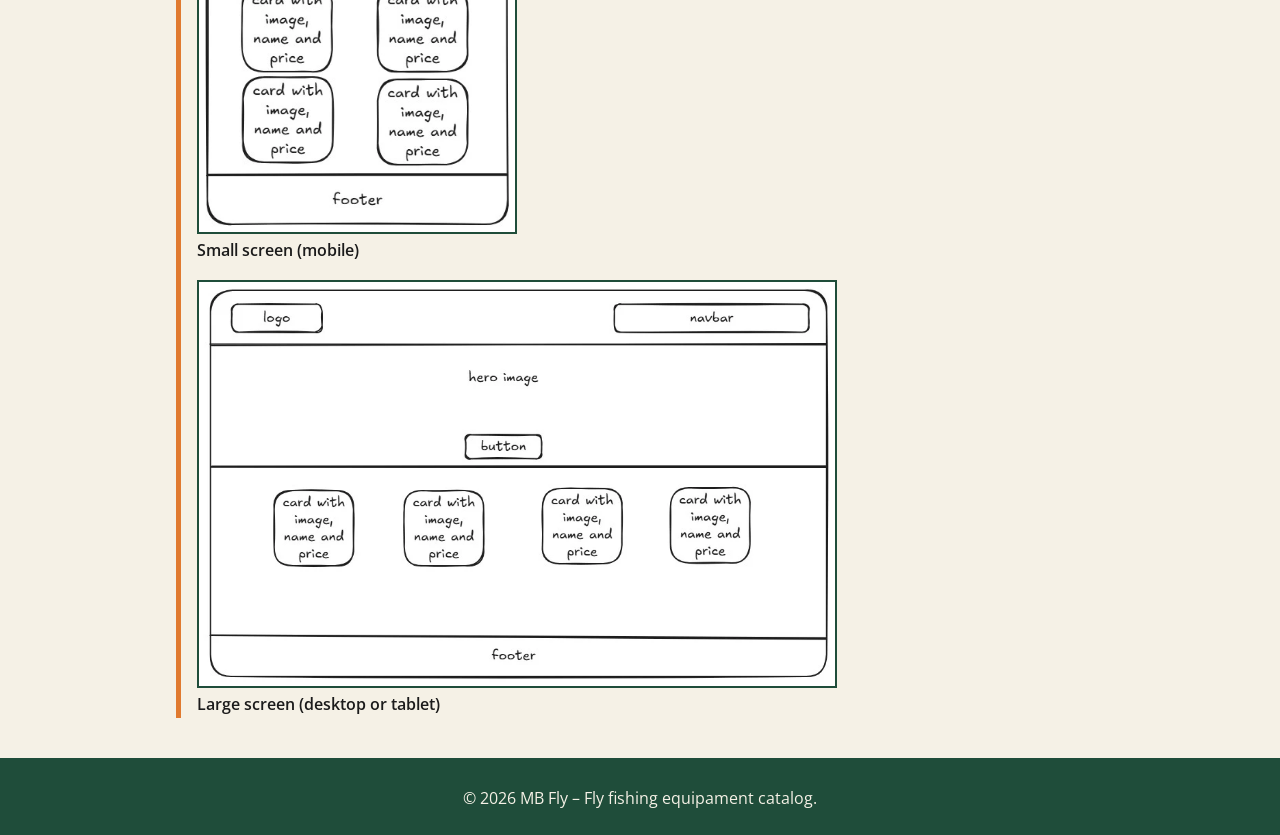
<file: finalproject/siteplan/siteplan.html>
<!DOCTYPE html>
<html lang="en">
<head>
  <meta charset="utf-8">
  <meta name="viewport" content="width=device-width, initial-scale=1">
  <meta name="description" content="Site plan for MB Fly, an online catalog of fly fishing equipment: name, purpose, scenarios, colors, typography, and wireframes.">
  <title>MB Fly | Site Plan</title>
  <link rel="preconnect" href="https://fonts.googleapis.com">
  <link rel="preconnect" href="https://fonts.gstatic.com" crossorigin>
  <link href="https://fonts.googleapis.com/css2?family=Montserrat:wght@600;700&amp;family=Open+Sans:wght@400;600&amp;display=swap" rel="stylesheet">
  <link rel="icon" href="../images/favicon.svg">
  <link rel="stylesheet" href="styles/siteplan.css">
  <link rel="stylesheet" href="styles/siteplan-large.css">
</head>
<body>
  <header>
    <h1>MB Fly</h1>
    <p>Site Plan &ndash; WDD 231 Individual Project</p>
  </header>

  <main>
    <section id="site-name">
      <h2>1. Site Name</h2>
      <p><strong>MB Fly</strong></p>
      <p>The name combines the initials of the developer with "Fly", which tells visitors right away that the site is about fly fishing. It is short, easy to remember, and works well as a logo or favicon.</p>
    </section>

    <section id="site-purpose">
      <h2>2. Site Purpose</h2>
      <ul>
        <li>Present a catalog of fly fishing equipment, including rods, reels, lines, flies, and accessories.</li>
        <li>Help visitors compare products by category, brand, price, and skill level.</li>
        <li>Let visitors save favorite items and send a quote request through a contact form.</li>
      </ul>
    </section>

    <section id="scenarios">
      <h2>3. Scenarios</h2>
      <ul>
        <li>Which rod and reel combination is the best choice for a beginner?</li>
        <li>How much does a complete starter kit cost, and how do I request a quote?</li>
        <li>Which flies work best for fishing in rivers?</li>
      </ul>
    </section>

    <section id="color-scheme">
      <h2>4. Color Scheme</h2>
      <table>
        <caption>Site colors and where they are used</caption>
        <thead>
          <tr>
            <th scope="col">Sample</th>
            <th scope="col">Name and value</th>
            <th scope="col">Where it is used</th>
          </tr>
        </thead>
        <tbody>
          <tr>
            <td><span class="swatch swatch-green"></span></td>
            <th scope="row">River green<br>#1F4D3A</th>
            <td>Header and footer backgrounds, headings, and borders.</td>
          </tr>
          <tr>
            <td><span class="swatch swatch-cream"></span></td>
            <th scope="row">Cream<br>#F5F1E6</th>
            <td>Page background and text on dark green areas.</td>
          </tr>
          <tr>
            <td><span class="swatch swatch-orange"></span></td>
            <th scope="row">Fly orange<br>#E07A2F</th>
            <td>Buttons and highlights, always paired with dark text for good contrast.</td>
          </tr>
          <tr>
            <td><span class="swatch swatch-graphite"></span></td>
            <th scope="row">Graphite<br>#1B1B1B</th>
            <td>Paragraph text and text on orange buttons.</td>
          </tr>
        </tbody>
      </table>
    </section>

    <section id="typography">
      <h2>5. Typography</h2>
      <ul>
        <li><strong class="font-heading">Montserrat</strong> (600 and 700): headings, the site name, and buttons.</li>
        <li><span class="font-body"><strong>Open Sans</strong> (400 and 600): paragraphs, lists, tables, navigation, and form labels.</span></li>
      </ul>
      <p class="font-body">Both fonts are loaded from Google Fonts, with system sans-serif fonts as a fallback.</p>
    </section>

    <section id="wireframe">
      <h2>6. Wireframe</h2>
      <p>Home page layout for a small screen and for a larger screen.</p>

      <figure>
        <img src="images/wireframe-small.webp" alt="Black and white wireframe of the MB Fly home page on a small screen" width="320" height="560">
        <figcaption>Small screen (mobile)</figcaption>
      </figure>

      <figure>
        <img src="images/wireframe-large.webp" alt="Black and white wireframe of the MB Fly home page on a large screen" width="640" height="420">
        <figcaption>Large screen (desktop or tablet)</figcaption>
      </figure>
    </section>
  </main>

  <footer>
    <p>&copy; 2026 MB Fly &ndash; Fly fishing equipament catalog.</p>
  </footer>
</body>
</html>
</file>
<file: chamber/styles/small.css>
:root {
  --primary: #2E6B34;
  --secondary: #0E5A78;
  --accent: #B5472B;
  --bg: #F7F4EC;
  --text: #1F2A24;
  --panel: #E4E0D4;
  --card: #FFFFFF;
  --bar: #1F2A24;
  --on-dark: #F7F4EC;
  --link: #0E5A78;
  --border: #B8B3A3;
  --heading: #000000;
  --cta-bg: #B5472B;
  --cta-text: #FFFFFF;
}

*, *::before, *::after { 
  box-sizing: border-box; 
}

html { 
  color-scheme: light; 
}

[data-theme="dark"] {
  color-scheme: dark; 
  --bg: #121A15;
  --text: #E8E6DC;
  --panel: #1C2922;
  --card: #243229;
  --bar: #0B120E;
  --link: #7FC4E0;
  --border: #34463B;
  --heading: #ffffff;
  --cta-bg: #E8A38C;
  --cta-text: #0B120E;
}

body {
  margin: 0;
  font-family: "Open Sans", sans-serif;
  line-height: 1.5;
  background: var(--bg);
  color: var(--text);
}

img { 
  max-width: 100%; 
  height: auto; 
  display: block; 
}

a { 
  color: var(--link); 
}

header {
  display: flex;
  flex-wrap: wrap;
  align-items: center;
  gap: 0.5rem;
  font-size: 1.2rem;
  padding: 0.75rem 1rem 0;
  background: var(--panel);
  border-bottom: 4px solid var(--primary);
}

header img {
  border-radius: 100%;
  box-shadow: 0 4px 8px rgba(0, 0, 0, 0.15);
  border: 2px solid var(--card); 
  width: 60px; 
  height: 60px;
}

.brand {
  display: flex;
  align-items: center;
  gap: 0.5rem;
  flex: 1;
  color: var(--text);
  text-decoration: none;
  font-weight: 600;
  line-height: 1.2;
}

#theme-toggle,
#menu-button {
  width: 2.75rem;
  height: 2.75rem;
  font-size: 1.6rem;
  line-height: 1;
  background: transparent;
  color: var(--text);
  border: none;
  cursor: pointer;
}

nav {
  flex-basis: calc(100% + 2rem);
  margin: 0.5rem -1rem 0;
  background: var(--bar);
}

#nav-list { 
  display: none; 
  list-style: none; 
  margin: 0; 
  padding: 0; 
}

#nav-list.open { 
  display: block; 
}

#nav-list a {
  display: block;
  padding: 0.9rem 1rem;
  color: var(--on-dark);
  text-decoration: none;
  font-weight: 600;
  border-bottom: 1px solid var(--border);
}

#nav-list a:hover,
#nav-list a:focus-visible {
  background: var(--secondary); 
}

#nav-list a.active { 
  background: var(--primary); 
}

main { 
  padding: 0 1rem 1rem; 
}

h1 { 
  font-size: 1.8rem; 
  margin: 1rem 0; 
  color: var(--heading);
}

.view-toggle { 
  display: flex; 
  justify-content: center; 
  gap: 1rem; 
  margin-bottom: 1rem; 
}

.view-toggle button {
  min-width: 6rem;
  padding: 0.5rem 1rem;
  font: inherit;
  background: var(--panel);
  color: var(--text);
  border: 2px solid var(--border);
  border-radius: 4px;
  cursor: pointer;
}

.view-toggle button.active {
  background: var(--primary);
  border-color: var(--primary);
  color: var(--card);
}

.view-toggle button:hover {
  background: var(--secondary);
  border-color: var(--secondary);
  color: var(--card);
}

#members { 
  display: grid; 
  gap: 1rem; 
  grid-template-columns: 1fr; 
}

.member-card {
  background: var(--card);
  border: 1px solid var(--border);
  border-radius: 8px;
  overflow: hidden;
}

.card-head {
  padding: 0.5rem;
  text-align: center;
  background: var(--panel);
  border-bottom: 1px solid var(--border);
}

.card-head h2 { 
  margin: 0; 
  font-size: 1.1rem; 
}

.tagline { 
  margin: 0; 
  font-size: 0.8rem; 
}

.card-body { 
  display: flex; 
  gap: 0.75rem; 
  padding: 0.75rem; 
}

.card-body img { 
  width: 100px; 
  height: 100px; 
  object-fit: cover; 
  border-radius: 4px; 
}

.details { 
  font-size: 0.85rem; 
  overflow-wrap: anywhere; 
}

.details p { 
  margin: 0 0 0.25rem; 
}

.details a { 
  color: var(--link); 
}

.address { 
  display: none; 
}

#members.list .address { 
  display: block; 
}

.level { 
  display: inline-block; 
  margin-top: 0.25rem; 
  padding: 0.1rem 0.6rem; 
  font-size: 0.75rem; 
  font-weight: 700;
  border-radius: 99px; 
  color: var(--card); 
}

.level-1 { 
  background: var(--primary); 
}

.level-2 { 
  background: var(--secondary); 
}

.level-3 { 
  background: var(--accent); 
}

footer {
  display: grid;
  gap: 1rem;
  padding: 1rem;
  background: var(--panel);
  font-size: 0.9rem;
}

footer p { 
  margin: 0.15rem 0; 
}

footer a { 
  color: var(--link); 
}

.social { 
  display: flex; 
  gap: 1rem; 
}

.social img { 
  width: 2.5rem; 
  height: 2.5rem; 
  border-radius: 40%;
  border: 2px solid var(--border);
  box-shadow: 0 2px 4px rgba(0, 0, 0, 0.1);
}

[data-theme="dark"] .social img {
  background-color: var(--on-dark);
}

[data-theme="dark"] .view-toggle button.active {
  background: #A8D5A2;
  border-color: #A8D5A2;
  color: #0B120E;
}

[data-theme="dark"] .view-toggle button:hover {
  background: #7FC4E0;
  border-color: #7FC4E0;
  color: #0B120E;
}

[data-theme="dark"] .level-1 { 
  background: #A8D5A2; 
  color: #0B120E; 
}

[data-theme="dark"] .level-2 { 
  background: #7FC4E0; 
  color: #0B120E; 
}

[data-theme="dark"] .level-3 { 
  background: #E8A38C; 
  color: #0B120E; 
}

[data-theme="dark"] header { 
  border-bottom-color: #A8D5A2; 
}

[data-theme="dark"] #nav-list a.active { 
  border-bottom-color: #A8D5A2; 
}  

/* Home page */

.hero { 
  position: relative; 
  margin: 0 -1rem 1rem; 
}

.hero img { 
  width: 100%; 
  height: auto; 
  display: block; 
  border: 2px solid #000000;
}

.hero-text {
  padding: 1rem;
  background: var(--panel);
  text-align: center;
}

.hero-text h1 { 
  margin: 0 0 0.75rem; 
  font-size: 1.4rem; 
}

.cta {
  display: inline-block;
  padding: 0.75rem 1.5rem;
  background: var(--cta-bg);
  color: var(--cta-text);
  font-weight: 700;
  text-decoration: none;
  border-radius: 6px;
}
.cta:hover, .cta:focus-visible { 
  outline: 3px solid var(--text); 
  outline-offset: 2px; 
}

.home-grid { 
  display: grid; 
  gap: 1rem; 
  grid-template-columns: 1fr; 
}

.card, .spotlight-card {
  background: var(--card);
  border: 1px solid var(--border);
  border-radius: 8px;
  padding: 1rem;
}

.card h2, .spotlights h2 { 
  margin-top: 0; 
  color: var(--heading); 
}

.events ul, #forecast { 
  list-style: none; 
  margin: 0; 
  padding: 0; 
}

.events li, #forecast li { 
  padding: 0.35rem 0; 
  border-bottom: 1px solid var(--border); 
}

#current-weather { 
  display: flex; 
  align-items: center; 
  gap: 0.75rem; 
  flex-wrap: wrap; 
}

#current-weather p { 
  margin: 0; 
}

.temp { 
  font-size: 2rem; 
  font-weight: 700; 
}

#spotlight-cards { 
  display: grid; 
  gap: 1rem; 
  grid-template-columns: 1fr; 
}

.spotlight-card { 
  text-align: center; 
}

.spotlight-card img {
  margin: 0.5rem auto; 
  border-radius: 6px; 
}

.spotlight-card h3 { 
  margin: 0; 
}

.spotlight-card p { 
  margin: 0.25rem 0; 
}

/* ---------- Form ---------- */
.join-layout { 
  display: grid; 
  gap: 1.5rem; 
  grid-template-columns: 1fr; 
}

.join-form {
  display: grid;
  gap: 1rem;
  padding: 1rem;
  background: var(--card);
  border: 1px solid var(--border);
  border-radius: 8px;
}

.join-form label { 
  display: grid; 
  gap: 0.25rem; 
  font-weight: 600; 
}

.join-form input,
.join-form select,
.join-form textarea {
  width: 100%;
  padding: 0.6rem;
  font: inherit;
  font-weight: 400;
  background: var(--bg);
  color: var(--text);
  border: 2px solid var(--border);
  border-radius: 4px;
}

.join-form input:focus-visible,
.join-form select:focus-visible,
.join-form textarea:focus-visible {
  outline: 3px solid var(--secondary);
  outline-offset: 1px;
}

.join-form input:user-invalid { 
  border-color: var(--accent); 
}

.join-form button {
  padding: 0.75rem 1.5rem;
  font: inherit;
  font-weight: 700;
  background: var(--cta-bg);
  color: var(--cta-text);
  border: none;
  border-radius: 6px;
  cursor: pointer;
}

/* ---------- Cards ---------- */
.levels { 
  display: grid; 
  gap: 1rem; 
  align-content: start; 
}

.levels h2 { 
  margin: 0; 
  color: var(--heading); 
}

.level-card {
  padding: 1rem;
  background: var(--card);
  border: 1px solid var(--border);
  border-top: 6px solid var(--border);
  border-radius: 8px;
  opacity: 0;
  animation: card-in 0.7s ease-out forwards;
}

.level-card h3 { 
  margin: 0 0 0.5rem; 
}

.level-card a { 
  color: var(--link); 
  font-weight: 600; 
}

.level-card.np { 
  border-top-color: var(--primary); 
  animation-delay: 0.1s; 
}

.level-card.bronze { 
  border-top-color: var(--accent); 
  animation-delay: 0.3s; 
}

.level-card.silver { 
  border-top-color: var(--secondary); 
  animation-delay: 0.5s; 
}

.level-card.gold { 
  border-top-color: var(--heading); 
  animation-delay: 0.7s; 
}

@keyframes card-in {
  from { opacity: 0; transform: translateY(20px); }
  to { opacity: 1; transform: translateY(0); }
}

@media (prefers-reduced-motion: reduce) {
  .level-card { animation: none; opacity: 1; }
}

/* ---------- Modals ---------- */
dialog {
  max-width: min(90vw, 28rem);
  padding: 1.5rem;
  background: var(--card);
  color: var(--text);
  border: 2px solid var(--border);
  border-radius: 8px;
}

dialog::backdrop { 
  background: rgba(0, 0, 0, 0.6); 
}

dialog h2 { 
  margin-top: 0; 
  color: var(--heading); 
}

.close-modal {
  padding: 0.5rem 1.25rem;
  font: inherit;
  font-weight: 700;
  background: var(--panel);
  color: var(--text);
  border: 2px solid var(--border);
  border-radius: 4px;
  cursor: pointer;
}

/* ---------- Thank you ---------- */
.summary { 
  padding: 1rem; 
  background: var(--card); 
  border: 1px solid var(--border); 
  border-radius: 8px; 
}

.summary h2 { 
  margin-top: 0; 
  color: var(--heading); 
}

.summary dt { 
  font-weight: 700; 
}

.summary dd { 
  margin: 0 0 0.75rem; 
  overflow-wrap: anywhere; 
}

/* ---------- Visit message ---------- */
.visit-message {
  display: flex;
  justify-content: space-between;
  align-items: center;
  gap: 1rem;
  margin-bottom: 1rem;
  padding: 0.75rem 1rem;
  background: var(--panel);
  border-left: 6px solid var(--primary);
  border-radius: 6px;
}
.visit-message[hidden] { 
  display: none; 
}

.visit-message p { 
  margin: 0; 
  font-weight: 600; 
}

.visit-message button {
  min-width: 2.5rem;
  min-height: 2.5rem;
  font-size: 1.5rem;
  line-height: 1;
  background: transparent;
  color: var(--text);
  border: 2px solid var(--border);
  border-radius: 4px;
  cursor: pointer;
}

/* ---------- Grid cards ---------- */
#discover-cards {
  display: grid;
  gap: 1rem;
  grid-template-columns: 1fr;
  grid-template-areas:
    "place1"
    "place2"
    "place3"
    "place4"
    "place5"
    "place6"
    "place7"
    "place8";
}

.place1 { 
  grid-area: place1; 
}

.place2 { 
  grid-area: place2; 
}

.place3 { 
  grid-area: place3; 
}

.place4 { 
  grid-area: place4; 
}

.place5 { 
  grid-area: place5; 
}
.place6 { 
  grid-area: place6; 
}

.place7 { 
  grid-area: place7; 
}

.place8 { 
  grid-area: place8; 
}

.place-card {
  display: flex;
  flex-direction: column;
  gap: 0.5rem;
  padding: 1rem;
  background: var(--card);
  border: 1px solid var(--border);
  border-radius: 8px;
}

.place-card h2 {
  margin: 0; 
  font-size: 1.2rem; 
  color: var(--heading); 
}

.place-card figure {
  width: 100%;
  max-width: 300px;
  margin: 0;
  overflow: hidden;
  border-radius: 6px;
}

.place-card img {
  display: block;
  width: 100%;
  height: auto;
  aspect-ratio: 3 / 2;
  object-fit: cover;
}

.place-card address { 
  font-style: normal; 
  font-size: 0.9rem; 
}

.place-card p { 
  margin: 0; 
}

.place-card button {
  align-self: flex-start;
  margin-top: auto;
  padding: 0.5rem 1.25rem;
  font: inherit;
  font-weight: 700;
  background: var(--cta-bg);
  color: var(--cta-text);
  border: none;
  border-radius: 6px;
  cursor: pointer;
}
</file>
<file: chamber/styles/larger.css>
@media (min-width: 700px) {
  header { 
    padding: 0.75rem 2rem; 
    flex-wrap: nowrap; 
  }

  #menu-button { 
    display: none; 
  }

  nav { 
    flex-basis: auto; 
    margin: 0; 
    background: none; 
    order: 2; 
  }

  #theme-toggle { 
    order: 3; 
  }

  #nav-list { 
    display: flex; 
    gap: 1.25rem; 
  }

  #nav-list a {
    padding: 0.25rem 0;
    color: var(--text);
    border-bottom: 2px solid transparent;
  }
  
  #nav-list a:hover,
  #nav-list a:focus-visible { 
    background: none; 
    border-bottom-color: var(--secondary); 
  }

  #nav-list a.active { 
    background: none; 
    border-bottom-color: var(--primary); 
  }

  main { 
    padding: 0 2rem 2rem; 
    max-width: 1200px; 
    margin: 0 auto; 
  }

  #members.grid { 
    grid-template-columns: repeat(3, 1fr); 
  }

  #members.list { 
    grid-template-columns: 1fr; 
  }

  footer {
    grid-template-columns: 1fr auto 1fr;
    align-items: center;
    padding: 1.5rem 2rem;
  }
  .social { 
    justify-content: center; 
  }

  .dev-info { 
    justify-self: end; 
  }
}

@media (min-width: 641px) {
  #discover-cards {
    grid-template-columns: 1fr 1fr;
    grid-template-areas:
      "place1 place1"
      "place2 place3"
      "place4 place4"
      "place5 place6"
      "place7 place8";
  }

}

@media (min-width: 641px) and (hover: hover) {
  .place-card img {
    transition: transform 0.4s ease, filter 0.4s ease;
  }

  .place-card img:hover {
    transform: scale(1.08);
    filter: brightness(1.08) saturate(1.3);
  }
}

@media (min-width: 1025px) {
  #discover-cards {
    grid-template-columns: repeat(4, 1fr);
    grid-template-areas:
      "place1 place2 place2 place3"
      "place4 place4 place5 place5"
      "place6 place7 place7 place8";
  }

}
</file>
<file: week02/prophets.css>
:root {
  --primary-color: #3b3a60;
  --secondary-color: #5c5992;
  --accent-color: #f4f4f9;
  --text-color: #333333;
  --card-bg: #ffffff;
  --shadow-color: rgba(0, 0, 0, 0.1);
}

body {
  font-family: 'Segoe UI', Tahoma, Geneva, Verdana, sans-serif;
  margin: 0;
  padding: 0;
  background-color: var(--accent-color);
  color: var(--text-color);
  display: flex;
  flex-direction: column;
  min-height: 100vh;
}

header {
  background-color: var(--primary-color);
  color: white;
  text-align: center;
  padding: 1.5rem 1rem;
  box-shadow: 0 2px 4px var(--shadow-color);
}

header h1 {
  margin: 0;
  font-size: 2.2rem;
  letter-spacing: 1px;
}

main {
  flex: 1;
  padding: 2rem;
  max-width: 1200px;
  margin: 0 auto;
  width: 100%;
  box-sizing: border-box;
}

#cards {
  display: grid;
  grid-template-columns: repeat(auto-fit, minmax(280px, 1fr));
  gap: 2rem;
  justify-items: center;
}

section {
  background-color: var(--card-bg);
  border-radius: 8px;
  box-shadow: 0 4px 8px var(--shadow-color);
  padding: 1.5rem;
  text-align: center;
  transition: transform 0.3s ease, box-shadow 0.3s ease;
  width: 100%;
  max-width: 340px;
  box-sizing: border-box;
  display: flex;
  flex-direction: column;
  align-items: center;
}

section:hover {
  transform: translateY(-5px);
  box-shadow: 0 6px 12px rgba(0, 0, 0, 0.15);
}

section h2 {
  color: var(--primary-color);
  font-size: 1.5rem;
  margin-top: 0;
  margin-bottom: 0.8rem;
}

section p {
  margin: 0.4rem 0;
  font-size: 0.95rem;
  color: #555555;
}

section img {
  border-radius: 4px;
  box-shadow: 0 2px 5px rgba(0, 0, 0, 0.1);
  margin-top: 1rem;
  max-width: 100%;
  height: auto;
}

footer {
  background-color: var(--primary-color);
  color: white;
  text-align: center;
  padding: 1rem;
  font-size: 0.9rem;
  margin-top: auto;
}
</file>
<file: finalproject/siteplan/styles/siteplan.css>
:root {
  --river-green: #1F4D3A;
  --cream: #F5F1E6;
  --orange: #E07A2F;
  --graphite: #1B1B1B;
}

* {
  box-sizing: border-box;
}

body {
  margin: 0;
  background-color: var(--cream);
  color: var(--graphite);
  font-family: "Open Sans", Arial, Helvetica, sans-serif;
  line-height: 1.6;
}

h1,
h2,
.font-heading {
  font-family: "Montserrat", Arial, Helvetica, sans-serif;
}

.font-body {
  font-family: "Open Sans", Arial, Helvetica, sans-serif;
}

header,
footer {
  background-color: var(--river-green);
  color: var(--cream);
  padding: 1.5rem 1rem;
  text-align: center;
}

header h1 {
  margin: 0;
  font-size: 2rem;
}

header p,
footer p {
  margin: 0.25rem 0 0;
}

main {
  max-width: 60rem;
  margin: 0 auto;
  padding: 1rem;
}

section {
  margin-block: 1.5rem;
  padding-left: 1rem;
  border-left: 0.35rem solid var(--orange);
}

h2 {
  margin: 0 0 0.5rem;
  color: var(--river-green);
  font-size: 1.4rem;
}

ul {
  padding-left: 1.25rem;
}

table {
  width: 100%;
  border-collapse: collapse;
}

caption {
  margin-bottom: 0.5rem;
  color: var(--river-green);
  font-weight: 600;
  text-align: left;
}

th,
td {
  padding: 0.5rem;
  border: 1px solid var(--river-green);
  text-align: left;
  vertical-align: middle;
}

thead th {
  background-color: var(--river-green);
  color: var(--cream);
}

.swatch {
  display: block;
  width: 3rem;
  height: 2rem;
  border: 2px solid var(--graphite);
}

.swatch-green {
  background-color: var(--river-green);
}

.swatch-cream {
  background-color: var(--cream);
}

.swatch-orange {
  background-color: var(--orange);
}

.swatch-graphite {
  background-color: var(--graphite);
}

figure {
  margin: 1rem 0;
}

figure img {
  display: block;
  max-width: 100%;
  height: auto;
  border: 2px solid var(--river-green);
}

figcaption {
  margin-top: 0.25rem;
  font-weight: 600;
}
</file>
<file: finalproject/siteplan/styles/siteplan-large.css>
@media (min-width: 48rem) {
  header h1 {
    font-size: 2.75rem;
  }

  h2 {
    font-size: 1.6rem;
  }
}
</file>
